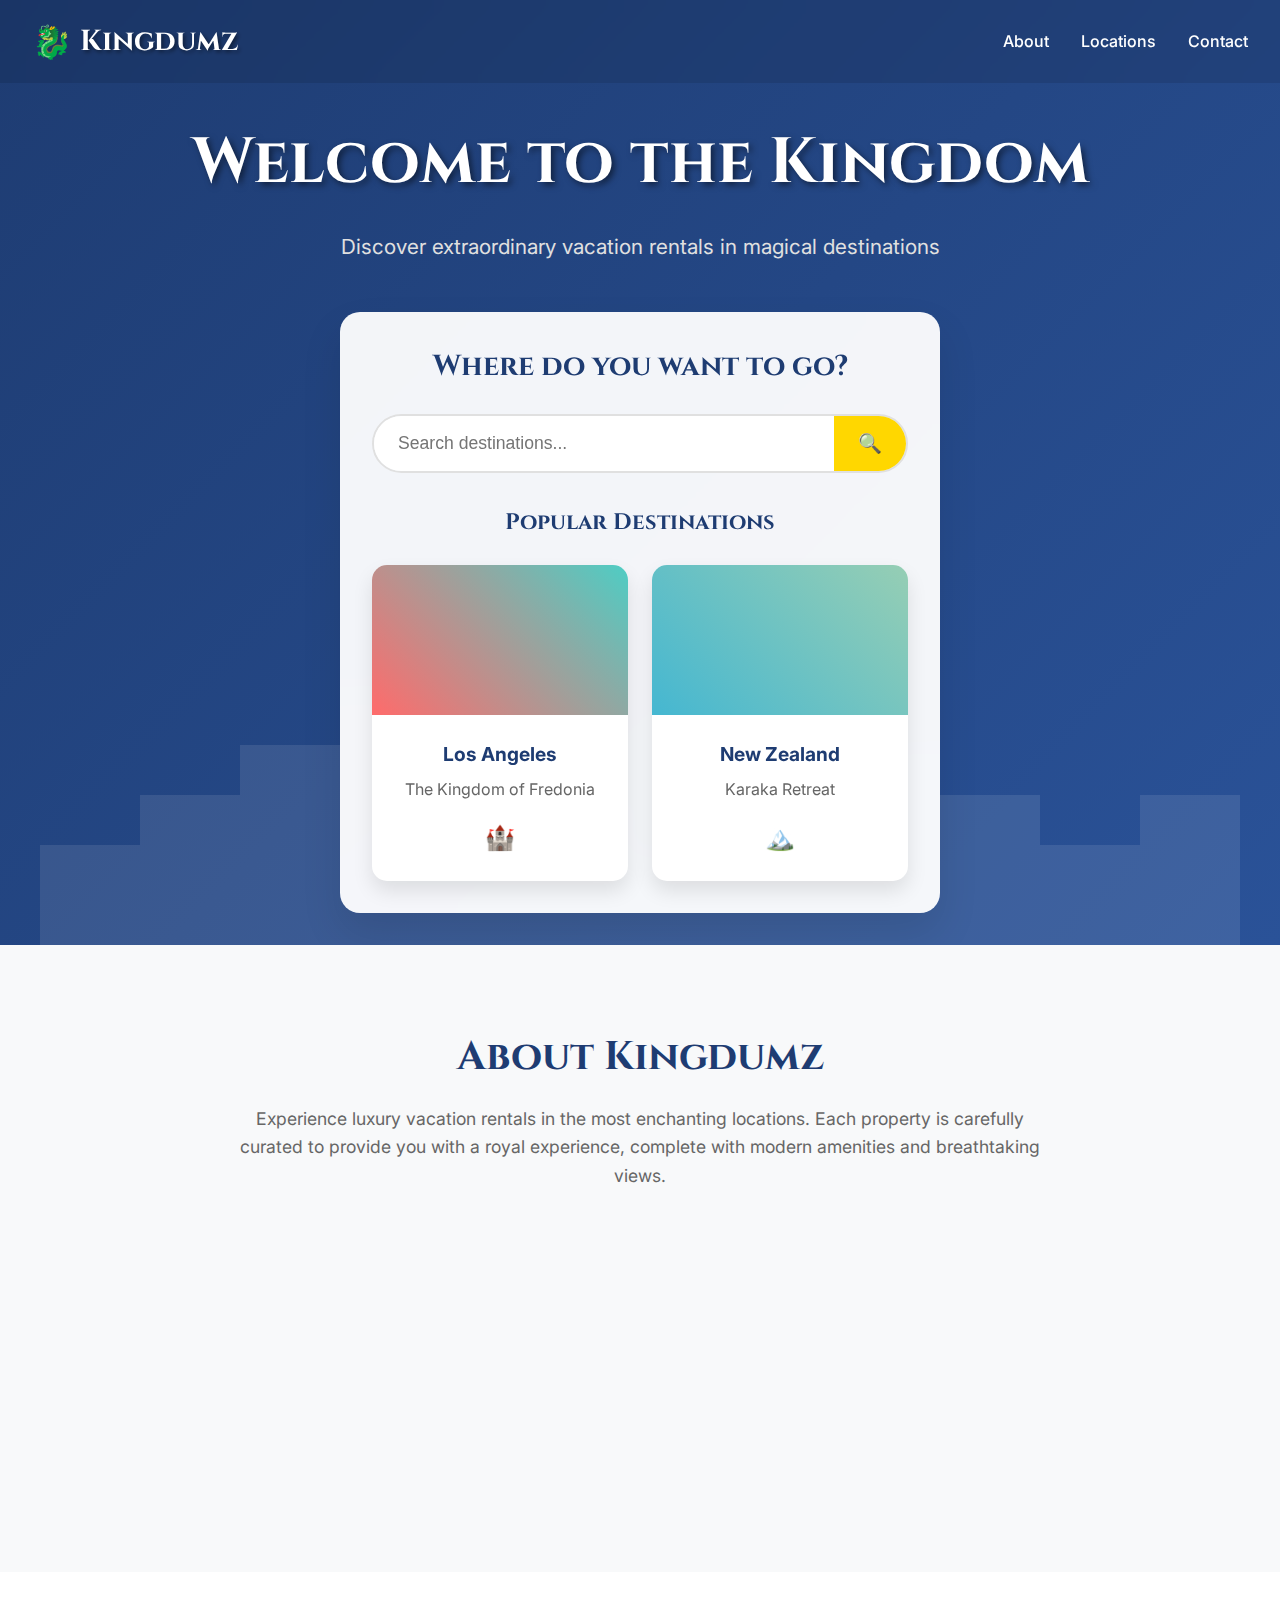
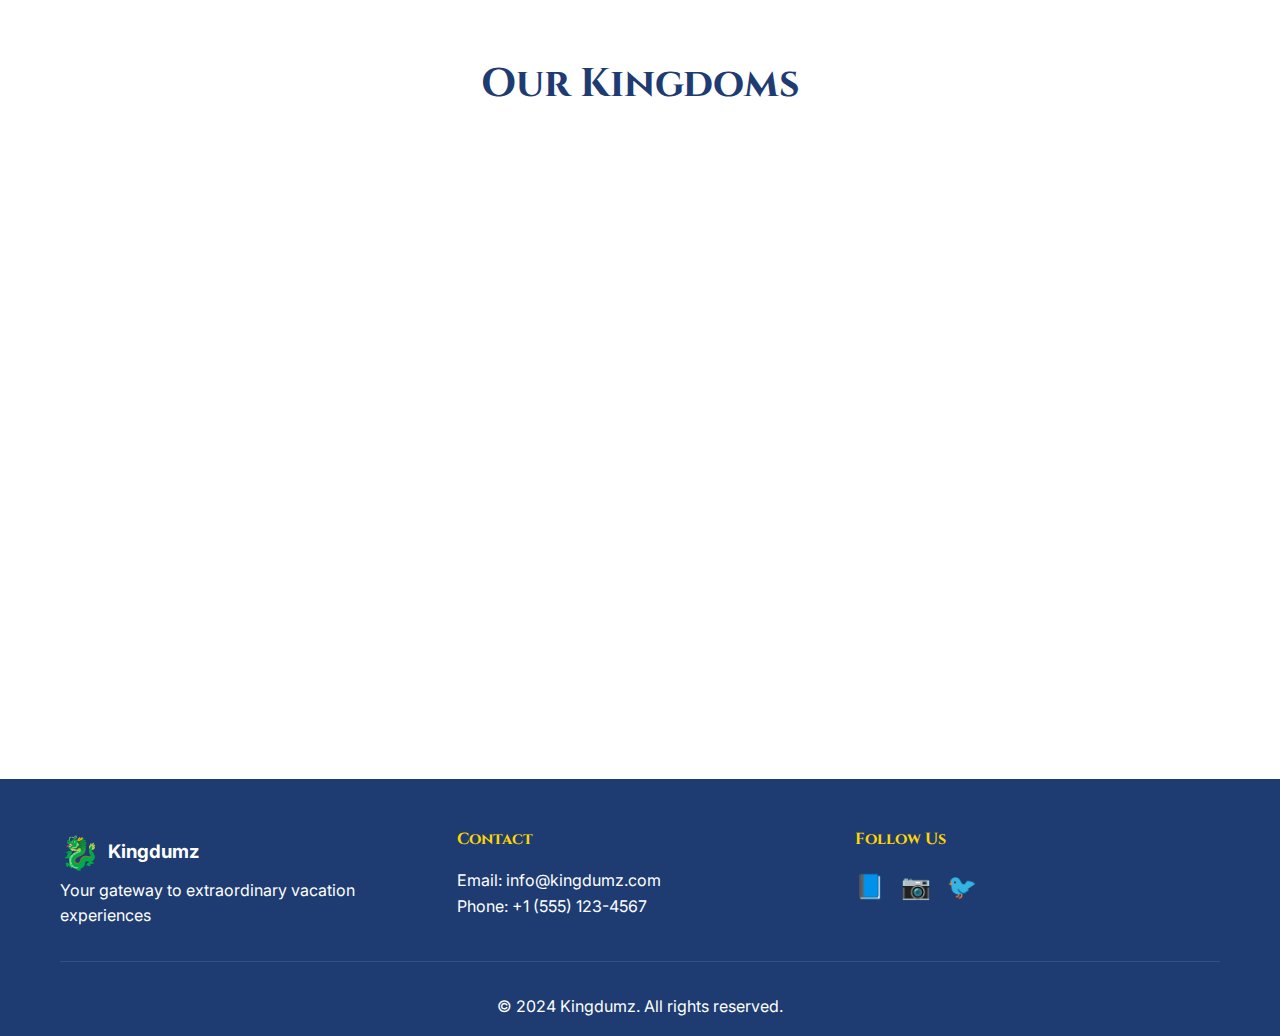
<file: index.html>
<!DOCTYPE html>
<html lang="en">
<head>
    <meta charset="UTF-8">
    <meta name="viewport" content="width=device-width, initial-scale=1.0">
    <title>Kingdumz - Vacation Rentals</title>
    <link rel="stylesheet" href="styles.css">
    <link href="https://fonts.googleapis.com/css2?family=Cinzel:wght@400;600;700&family=Inter:wght@300;400;500;600&display=swap" rel="stylesheet">
</head>
<body>
    <div class="hero-container">
        <div class="hero-background">
            <div class="castle-silhouette"></div>
            <div class="dragon-flying"></div>
        </div>
        
        <header class="header">
            <div class="logo">
                <div class="logo-icon">🐉</div>
                <h1>Kingdumz</h1>
            </div>
            <nav class="nav">
                <a href="#about">About</a>
                <a href="#locations">Locations</a>
                <a href="#contact">Contact</a>
            </nav>
        </header>

        <main class="hero-content">
            <div class="hero-text">
                <h2>Welcome to the Kingdom</h2>
                <p>Discover extraordinary vacation rentals in magical destinations</p>
            </div>
            
            <div class="search-container">
                <h3>Where do you want to go?</h3>
                <div class="search-box">
                    <input type="text" id="location-search" placeholder="Search destinations..." autocomplete="off">
                    <button type="button" class="search-btn">🔍</button>
                </div>
                
                <div class="popular-locations">
                    <h4>Popular Destinations</h4>
                    <div class="location-cards">
                        <div class="location-card" onclick="window.location.href='https://fredonia.kingdumz.com'">
                            <div class="location-image la-image"></div>
                            <div class="location-info">
                                <h5>Los Angeles</h5>
                                <p>The Kingdom of Fredonia</p>
                                <span class="location-badge">🏰</span>
                            </div>
                        </div>
                        
                        <div class="location-card" onclick="window.location.href='https://karaka.kingdumz.com'">
                            <div class="location-image nz-image"></div>
                            <div class="location-info">
                                <h5>New Zealand</h5>
                                <p>Karaka Retreat</p>
                                <span class="location-badge">🏔️</span>
                            </div>
                        </div>
                    </div>
                </div>
            </div>
        </main>
    </div>

    <section id="about" class="about-section">
        <div class="container">
            <h2>About Kingdumz</h2>
            <p>Experience luxury vacation rentals in the most enchanting locations. Each property is carefully curated to provide you with a royal experience, complete with modern amenities and breathtaking views.</p>
            <div class="features">
                <div class="feature">
                    <div class="feature-icon">👑</div>
                    <h3>Royal Experience</h3>
                    <p>Premium accommodations fit for royalty</p>
                </div>
                <div class="feature">
                    <div class="feature-icon">🐉</div>
                    <h3>Magical Destinations</h3>
                    <p>Unique locations with extraordinary charm</p>
                </div>
                <div class="feature">
                    <div class="feature-icon">🏰</div>
                    <h3>Castle Comfort</h3>
                    <p>Luxury meets adventure in every stay</p>
                </div>
            </div>
        </div>
    </section>

    <section id="locations" class="locations-section">
        <div class="container">
            <h2>Our Kingdoms</h2>
            <div class="locations-grid">
                <div class="location-detail" onclick="window.location.href='https://fredonia.kingdumz.com'">
                    <div class="location-hero la-hero"></div>
                    <div class="location-content">
                        <h3>The Kingdom of Fredonia</h3>
                        <p>Los Angeles, California</p>
                        <p class="description">Experience luxury living in the heart of LA with stunning city views and modern amenities.</p>
                        <button class="book-now-btn">Book Now</button>
                    </div>
                </div>
                
                <div class="location-detail" onclick="window.location.href='https://karaka.kingdumz.com'">
                    <div class="location-hero nz-hero"></div>
                    <div class="location-content">
                        <h3>Karaka Retreat</h3>
                        <p>New Zealand</p>
                        <p class="description">Immerse yourself in the natural beauty of New Zealand with breathtaking mountain views.</p>
                        <button class="book-now-btn">Book Now</button>
                    </div>
                </div>
            </div>
        </div>
    </section>

    <footer id="contact" class="footer">
        <div class="container">
            <div class="footer-content">
                <div class="footer-section">
                    <div class="logo">
                        <div class="logo-icon">🐉</div>
                        <h3>Kingdumz</h3>
                    </div>
                    <p>Your gateway to extraordinary vacation experiences</p>
                </div>
                <div class="footer-section">
                    <h4>Contact</h4>
                    <p>Email: info@kingdumz.com</p>
                    <p>Phone: +1 (555) 123-4567</p>
                </div>
                <div class="footer-section">
                    <h4>Follow Us</h4>
                    <div class="social-links">
                        <a href="#" class="social-link">📘</a>
                        <a href="#" class="social-link">📷</a>
                        <a href="#" class="social-link">🐦</a>
                    </div>
                </div>
            </div>
            <div class="footer-bottom">
                <p>&copy; 2024 Kingdumz. All rights reserved.</p>
            </div>
        </div>
    </footer>

    <script src="script.js"></script>
</body>
</html>
</file>
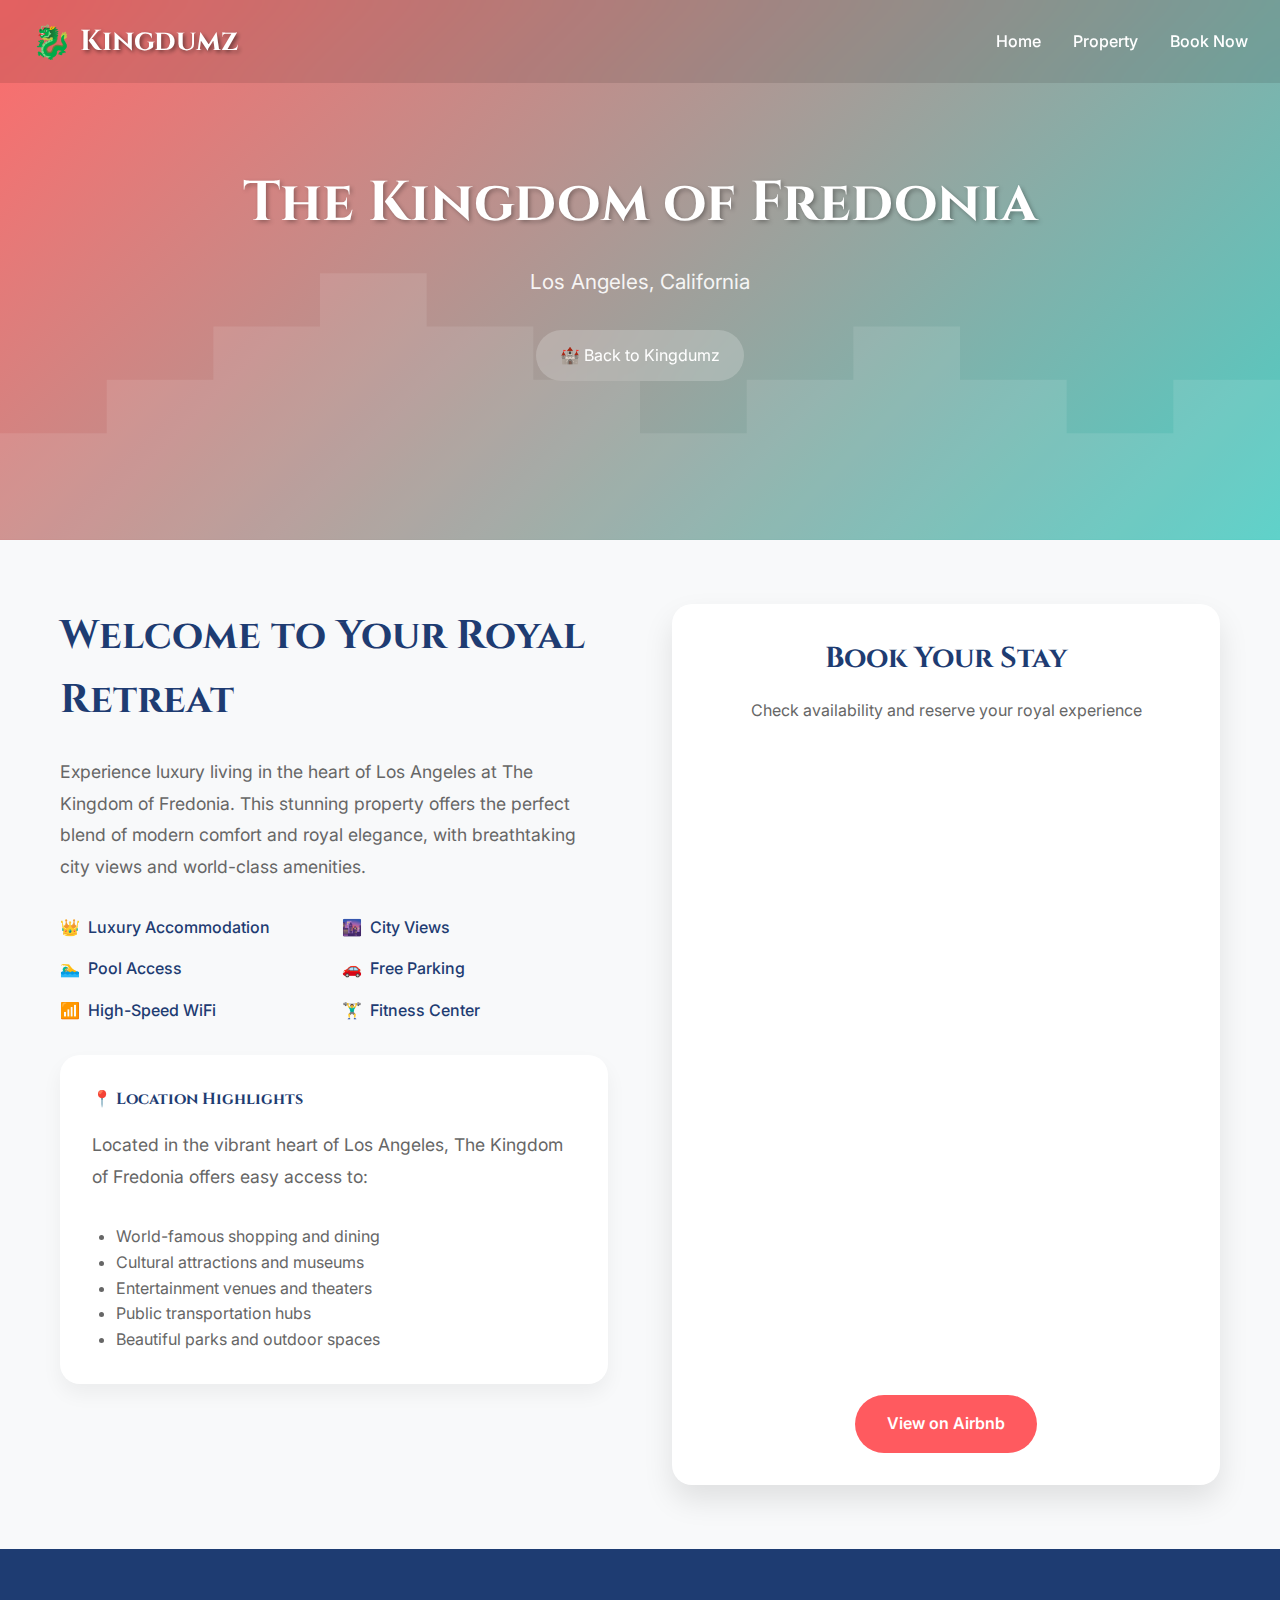
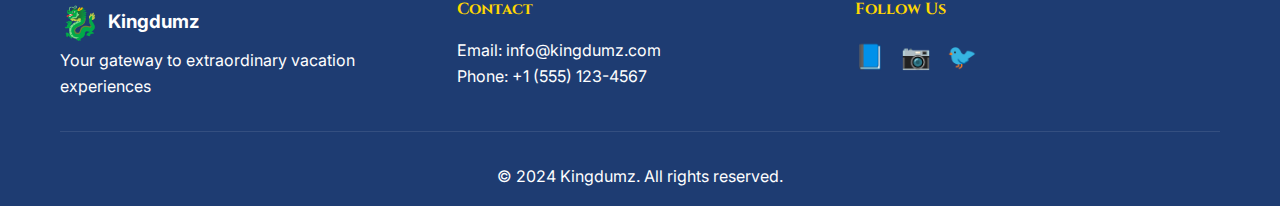
<file: fredonia.html>
<!DOCTYPE html>
<html lang="en">
<head>
    <meta charset="UTF-8">
    <meta name="viewport" content="width=device-width, initial-scale=1.0">
    <title>The Kingdom of Fredonia - Kingdumz</title>
    <link rel="stylesheet" href="styles.css">
    <link href="https://fonts.googleapis.com/css2?family=Cinzel:wght@400;600;700&family=Inter:wght@300;400;500;600&display=swap" rel="stylesheet">
    <style>
        .property-hero {
            background: linear-gradient(135deg, #ff6b6b 0%, #4ecdc4 100%);
            min-height: 60vh;
            display: flex;
            align-items: center;
            justify-content: center;
            text-align: center;
            color: white;
            position: relative;
            overflow: hidden;
        }
        
        .property-hero::before {
            content: '';
            position: absolute;
            top: 0;
            left: 0;
            right: 0;
            bottom: 0;
            background: url('data:image/svg+xml,<svg xmlns="http://www.w3.org/2000/svg" viewBox="0 0 1200 400"><path fill="%23ffffff" opacity="0.1" d="M0,400 L0,300 L100,300 L100,250 L200,250 L200,200 L300,200 L300,150 L400,150 L400,200 L500,200 L500,250 L600,250 L600,300 L700,300 L700,250 L800,250 L800,200 L900,200 L900,250 L1000,250 L1000,300 L1100,300 L1100,250 L1200,250 L1200,400 Z"/></svg>') no-repeat bottom center;
            background-size: contain;
        }
        
        .property-hero-content {
            position: relative;
            z-index: 10;
        }
        
        .property-hero h1 {
            font-family: 'Cinzel', serif;
            font-size: 3.5rem;
            margin-bottom: 1rem;
            text-shadow: 2px 2px 4px rgba(0,0,0,0.3);
        }
        
        .property-hero p {
            font-size: 1.3rem;
            margin-bottom: 2rem;
            opacity: 0.9;
        }
        
        .back-home {
            display: inline-flex;
            align-items: center;
            gap: 0.5rem;
            background: rgba(255,255,255,0.2);
            color: white;
            text-decoration: none;
            padding: 0.8rem 1.5rem;
            border-radius: 50px;
            backdrop-filter: blur(10px);
            transition: all 0.3s ease;
        }
        
        .back-home:hover {
            background: rgba(255,255,255,0.3);
            transform: translateY(-2px);
        }
        
        .property-details {
            padding: 4rem 0;
            background: #f8f9fa;
        }
        
        .property-grid {
            display: grid;
            grid-template-columns: 1fr 1fr;
            gap: 4rem;
            align-items: start;
        }
        
        .property-info h2 {
            font-family: 'Cinzel', serif;
            font-size: 2.5rem;
            color: #1e3c72;
            margin-bottom: 1.5rem;
        }
        
        .property-info p {
            font-size: 1.1rem;
            line-height: 1.8;
            color: #666;
            margin-bottom: 2rem;
        }
        
        .property-features {
            display: grid;
            grid-template-columns: repeat(2, 1fr);
            gap: 1rem;
            margin-bottom: 2rem;
        }
        
        .feature-item {
            display: flex;
            align-items: center;
            gap: 0.5rem;
            color: #1e3c72;
            font-weight: 500;
        }
        
        .booking-section {
            background: white;
            padding: 2rem;
            border-radius: 20px;
            box-shadow: 0 15px 30px rgba(0,0,0,0.1);
        }
        
        .booking-section h3 {
            font-family: 'Cinzel', serif;
            font-size: 1.8rem;
            color: #1e3c72;
            margin-bottom: 1rem;
            text-align: center;
        }
        
        .booking-widget {
            margin-top: 2rem;
        }
        
        .airbnb-link {
            display: inline-block;
            background: #ff5a5f;
            color: white;
            text-decoration: none;
            padding: 1rem 2rem;
            border-radius: 50px;
            font-weight: 600;
            margin-top: 1rem;
            transition: all 0.3s ease;
        }
        
        .airbnb-link:hover {
            background: #e31c5f;
            transform: translateY(-2px);
        }
        
        .location-info-box {
            background: white;
            padding: 2rem;
            border-radius: 20px;
            box-shadow: 0 10px 20px rgba(0,0,0,0.05);
            margin-top: 2rem;
        }
        
        .location-info-box h4 {
            font-family: 'Cinzel', serif;
            color: #1e3c72;
            margin-bottom: 1rem;
        }
        
        @media (max-width: 768px) {
            .property-grid {
                grid-template-columns: 1fr;
                gap: 2rem;
            }
            
            .property-hero h1 {
                font-size: 2.5rem;
            }
            
            .property-features {
                grid-template-columns: 1fr;
            }
        }
    </style>
</head>
<body>
    <header class="header">
        <div class="logo">
            <div class="logo-icon">🐉</div>
            <h1>Kingdumz</h1>
        </div>
        <nav class="nav">
            <a href="index.html">Home</a>
            <a href="#property">Property</a>
            <a href="#booking">Book Now</a>
        </nav>
    </header>

    <section class="property-hero">
        <div class="property-hero-content">
            <h1>The Kingdom of Fredonia</h1>
            <p>Los Angeles, California</p>
            <a href="index.html" class="back-home">🏰 Back to Kingdumz</a>
        </div>
    </section>

    <section id="property" class="property-details">
        <div class="container">
            <div class="property-grid">
                <div class="property-info">
                    <h2>Welcome to Your Royal Retreat</h2>
                    <p>Experience luxury living in the heart of Los Angeles at The Kingdom of Fredonia. This stunning property offers the perfect blend of modern comfort and royal elegance, with breathtaking city views and world-class amenities.</p>
                    
                    <div class="property-features">
                        <div class="feature-item">
                            <span>👑</span>
                            <span>Luxury Accommodation</span>
                        </div>
                        <div class="feature-item">
                            <span>🌆</span>
                            <span>City Views</span>
                        </div>
                        <div class="feature-item">
                            <span>🏊‍♂️</span>
                            <span>Pool Access</span>
                        </div>
                        <div class="feature-item">
                            <span>🚗</span>
                            <span>Free Parking</span>
                        </div>
                        <div class="feature-item">
                            <span>📶</span>
                            <span>High-Speed WiFi</span>
                        </div>
                        <div class="feature-item">
                            <span>🏋️‍♂️</span>
                            <span>Fitness Center</span>
                        </div>
                    </div>
                    
                    <div class="location-info-box">
                        <h4>📍 Location Highlights</h4>
                        <p>Located in the vibrant heart of Los Angeles, The Kingdom of Fredonia offers easy access to:</p>
                        <ul style="margin-top: 1rem; padding-left: 1.5rem; color: #666;">
                            <li>World-famous shopping and dining</li>
                            <li>Cultural attractions and museums</li>
                            <li>Entertainment venues and theaters</li>
                            <li>Public transportation hubs</li>
                            <li>Beautiful parks and outdoor spaces</li>
                        </ul>
                    </div>
                </div>
                
                <div class="booking-section">
                    <h3>Book Your Stay</h3>
                    <p style="text-align: center; color: #666; margin-bottom: 1rem;">
                        Check availability and reserve your royal experience
                    </p>
                    
                    <div class="booking-widget">
                        <iframe 
                            id="booking-iframe" 
                            sandbox="allow-top-navigation allow-scripts allow-same-origin" 
                            style="width: 100%; height: 600px" 
                            frameborder="0" 
                            src="https://booking.hospitable.com/widget/9fa63366-8841-41ff-b4be-0f7c137036b4/1948422">
                        </iframe>
                    </div>
                    
                    <div style="text-align: center; margin-top: 1rem;">
                        <a href="https://www.airbnb.com/rooms/1214080917428111160?guests=1&adults=1&s=67&unique_share_id=357373ee-8e3c-4286-985c-844547fa36fa" 
                           class="airbnb-link" target="_blank">
                            View on Airbnb
                        </a>
                    </div>
                </div>
            </div>
        </div>
    </section>

    <footer class="footer">
        <div class="container">
            <div class="footer-content">
                <div class="footer-section">
                    <div class="logo">
                        <div class="logo-icon">🐉</div>
                        <h3>Kingdumz</h3>
                    </div>
                    <p>Your gateway to extraordinary vacation experiences</p>
                </div>
                <div class="footer-section">
                    <h4>Contact</h4>
                    <p>Email: info@kingdumz.com</p>
                    <p>Phone: +1 (555) 123-4567</p>
                </div>
                <div class="footer-section">
                    <h4>Follow Us</h4>
                    <div class="social-links">
                        <a href="#" class="social-link">📘</a>
                        <a href="#" class="social-link">📷</a>
                        <a href="#" class="social-link">🐦</a>
                    </div>
                </div>
            </div>
            <div class="footer-bottom">
                <p>&copy; 2024 Kingdumz. All rights reserved.</p>
            </div>
        </div>
    </footer>

    <script src="script.js"></script>
</body>
</html>
</file>
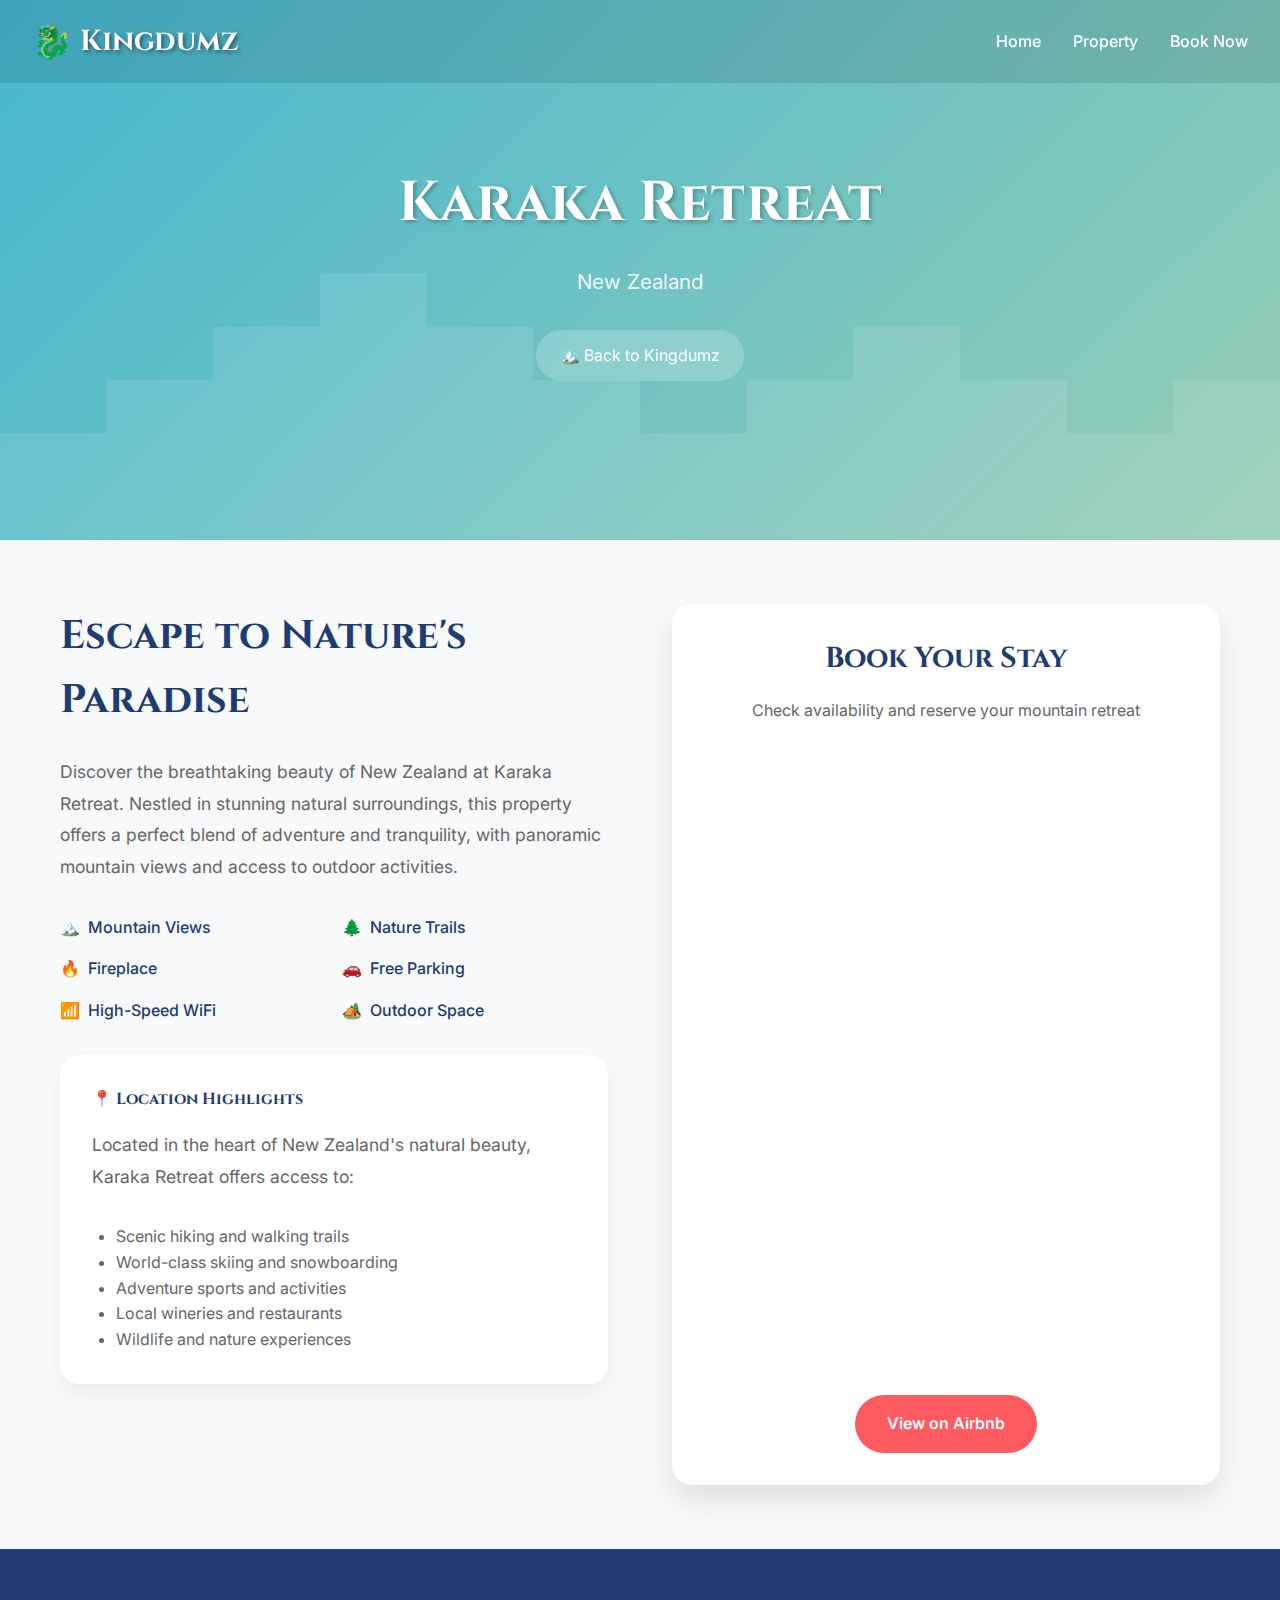
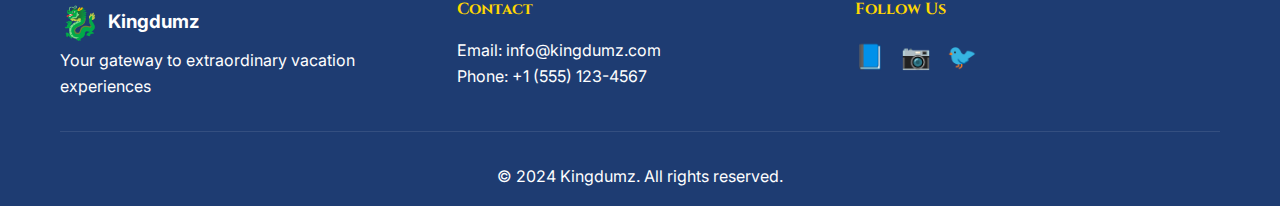
<file: karaka.html>
<!DOCTYPE html>
<html lang="en">
<head>
    <meta charset="UTF-8">
    <meta name="viewport" content="width=device-width, initial-scale=1.0">
    <title>Karaka Retreat - Kingdumz</title>
    <link rel="stylesheet" href="styles.css">
    <link href="https://fonts.googleapis.com/css2?family=Cinzel:wght@400;600;700&family=Inter:wght@300;400;500;600&display=swap" rel="stylesheet">
    <style>
        .property-hero {
            background: linear-gradient(135deg, #45b7d1 0%, #96ceb4 100%);
            min-height: 60vh;
            display: flex;
            align-items: center;
            justify-content: center;
            text-align: center;
            color: white;
            position: relative;
            overflow: hidden;
        }
        
        .property-hero::before {
            content: '';
            position: absolute;
            top: 0;
            left: 0;
            right: 0;
            bottom: 0;
            background: url('data:image/svg+xml,<svg xmlns="http://www.w3.org/2000/svg" viewBox="0 0 1200 400"><path fill="%23ffffff" opacity="0.1" d="M0,400 L0,300 L100,300 L100,250 L200,250 L200,200 L300,200 L300,150 L400,150 L400,200 L500,200 L500,250 L600,250 L600,300 L700,300 L700,250 L800,250 L800,200 L900,200 L900,250 L1000,250 L1000,300 L1100,300 L1100,250 L1200,250 L1200,400 Z"/></svg>') no-repeat bottom center;
            background-size: contain;
        }
        
        .property-hero-content {
            position: relative;
            z-index: 10;
        }
        
        .property-hero h1 {
            font-family: 'Cinzel', serif;
            font-size: 3.5rem;
            margin-bottom: 1rem;
            text-shadow: 2px 2px 4px rgba(0,0,0,0.3);
        }
        
        .property-hero p {
            font-size: 1.3rem;
            margin-bottom: 2rem;
            opacity: 0.9;
        }
        
        .back-home {
            display: inline-flex;
            align-items: center;
            gap: 0.5rem;
            background: rgba(255,255,255,0.2);
            color: white;
            text-decoration: none;
            padding: 0.8rem 1.5rem;
            border-radius: 50px;
            backdrop-filter: blur(10px);
            transition: all 0.3s ease;
        }
        
        .back-home:hover {
            background: rgba(255,255,255,0.3);
            transform: translateY(-2px);
        }
        
        .property-details {
            padding: 4rem 0;
            background: #f8f9fa;
        }
        
        .property-grid {
            display: grid;
            grid-template-columns: 1fr 1fr;
            gap: 4rem;
            align-items: start;
        }
        
        .property-info h2 {
            font-family: 'Cinzel', serif;
            font-size: 2.5rem;
            color: #1e3c72;
            margin-bottom: 1.5rem;
        }
        
        .property-info p {
            font-size: 1.1rem;
            line-height: 1.8;
            color: #666;
            margin-bottom: 2rem;
        }
        
        .property-features {
            display: grid;
            grid-template-columns: repeat(2, 1fr);
            gap: 1rem;
            margin-bottom: 2rem;
        }
        
        .feature-item {
            display: flex;
            align-items: center;
            gap: 0.5rem;
            color: #1e3c72;
            font-weight: 500;
        }
        
        .booking-section {
            background: white;
            padding: 2rem;
            border-radius: 20px;
            box-shadow: 0 15px 30px rgba(0,0,0,0.1);
        }
        
        .booking-section h3 {
            font-family: 'Cinzel', serif;
            font-size: 1.8rem;
            color: #1e3c72;
            margin-bottom: 1rem;
            text-align: center;
        }
        
        .booking-widget {
            margin-top: 2rem;
        }
        
        .airbnb-link {
            display: inline-block;
            background: #ff5a5f;
            color: white;
            text-decoration: none;
            padding: 1rem 2rem;
            border-radius: 50px;
            font-weight: 600;
            margin-top: 1rem;
            transition: all 0.3s ease;
        }
        
        .airbnb-link:hover {
            background: #e31c5f;
            transform: translateY(-2px);
        }
        
        .location-info-box {
            background: white;
            padding: 2rem;
            border-radius: 20px;
            box-shadow: 0 10px 20px rgba(0,0,0,0.05);
            margin-top: 2rem;
        }
        
        .location-info-box h4 {
            font-family: 'Cinzel', serif;
            color: #1e3c72;
            margin-bottom: 1rem;
        }
        
        @media (max-width: 768px) {
            .property-grid {
                grid-template-columns: 1fr;
                gap: 2rem;
            }
            
            .property-hero h1 {
                font-size: 2.5rem;
            }
            
            .property-features {
                grid-template-columns: 1fr;
            }
        }
    </style>
</head>
<body>
    <header class="header">
        <div class="logo">
            <div class="logo-icon">🐉</div>
            <h1>Kingdumz</h1>
        </div>
        <nav class="nav">
            <a href="index.html">Home</a>
            <a href="#property">Property</a>
            <a href="#booking">Book Now</a>
        </nav>
    </header>

    <section class="property-hero">
        <div class="property-hero-content">
            <h1>Karaka Retreat</h1>
            <p>New Zealand</p>
            <a href="index.html" class="back-home">🏔️ Back to Kingdumz</a>
        </div>
    </section>

    <section id="property" class="property-details">
        <div class="container">
            <div class="property-grid">
                <div class="property-info">
                    <h2>Escape to Nature's Paradise</h2>
                    <p>Discover the breathtaking beauty of New Zealand at Karaka Retreat. Nestled in stunning natural surroundings, this property offers a perfect blend of adventure and tranquility, with panoramic mountain views and access to outdoor activities.</p>
                    
                    <div class="property-features">
                        <div class="feature-item">
                            <span>🏔️</span>
                            <span>Mountain Views</span>
                        </div>
                        <div class="feature-item">
                            <span>🌲</span>
                            <span>Nature Trails</span>
                        </div>
                        <div class="feature-item">
                            <span>🔥</span>
                            <span>Fireplace</span>
                        </div>
                        <div class="feature-item">
                            <span>🚗</span>
                            <span>Free Parking</span>
                        </div>
                        <div class="feature-item">
                            <span>📶</span>
                            <span>High-Speed WiFi</span>
                        </div>
                        <div class="feature-item">
                            <span>🏕️</span>
                            <span>Outdoor Space</span>
                        </div>
                    </div>
                    
                    <div class="location-info-box">
                        <h4>📍 Location Highlights</h4>
                        <p>Located in the heart of New Zealand's natural beauty, Karaka Retreat offers access to:</p>
                        <ul style="margin-top: 1rem; padding-left: 1.5rem; color: #666;">
                            <li>Scenic hiking and walking trails</li>
                            <li>World-class skiing and snowboarding</li>
                            <li>Adventure sports and activities</li>
                            <li>Local wineries and restaurants</li>
                            <li>Wildlife and nature experiences</li>
                        </ul>
                    </div>
                </div>
                
                <div class="booking-section">
                    <h3>Book Your Stay</h3>
                    <p style="text-align: center; color: #666; margin-bottom: 1rem;">
                        Check availability and reserve your mountain retreat
                    </p>
                    
                    <div class="booking-widget">
                        <iframe 
                            id="booking-iframe" 
                            sandbox="allow-top-navigation allow-scripts allow-same-origin" 
                            style="width: 100%; height: 600px" 
                            frameborder="0" 
                            src="https://booking.hospitable.com/widget/9fa63366-8841-41ff-b4be-0f7c137036b4/1948422">
                        </iframe>
                    </div>
                    
                    <div style="text-align: center; margin-top: 1rem;">
                        <a href="https://www.airbnb.com/rooms/1375356941656032025?guests=1&adults=1&s=67&unique_share_id=79f6f0ae-b151-4b67-a738-d14faf688f68" 
                           class="airbnb-link" target="_blank">
                            View on Airbnb
                        </a>
                    </div>
                </div>
            </div>
        </div>
    </section>

    <footer class="footer">
        <div class="container">
            <div class="footer-content">
                <div class="footer-section">
                    <div class="logo">
                        <div class="logo-icon">🐉</div>
                        <h3>Kingdumz</h3>
                    </div>
                    <p>Your gateway to extraordinary vacation experiences</p>
                </div>
                <div class="footer-section">
                    <h4>Contact</h4>
                    <p>Email: info@kingdumz.com</p>
                    <p>Phone: +1 (555) 123-4567</p>
                </div>
                <div class="footer-section">
                    <h4>Follow Us</h4>
                    <div class="social-links">
                        <a href="#" class="social-link">📘</a>
                        <a href="#" class="social-link">📷</a>
                        <a href="#" class="social-link">🐦</a>
                    </div>
                </div>
            </div>
            <div class="footer-bottom">
                <p>&copy; 2024 Kingdumz. All rights reserved.</p>
            </div>
        </div>
    </footer>

    <script src="script.js"></script>
</body>
</html>
</file>
<file: styles.css>
/* Reset and base styles */
* {
    margin: 0;
    padding: 0;
    box-sizing: border-box;
}

body {
    font-family: 'Inter', sans-serif;
    line-height: 1.6;
    color: #333;
    overflow-x: hidden;
}

.container {
    max-width: 1200px;
    margin: 0 auto;
    padding: 0 20px;
}

/* Header */
.header {
    position: fixed;
    top: 0;
    left: 0;
    right: 0;
    z-index: 1000;
    background: rgba(0, 0, 0, 0.1);
    backdrop-filter: blur(10px);
    padding: 1rem 2rem;
    display: flex;
    justify-content: space-between;
    align-items: center;
    transition: background 0.3s ease;
}

.header.scrolled {
    background: rgba(0, 0, 0, 0.9);
}

.logo {
    display: flex;
    align-items: center;
    gap: 0.5rem;
}

.logo-icon {
    font-size: 2rem;
    animation: dragon-breathe 3s ease-in-out infinite;
}

.logo h1 {
    font-family: 'Cinzel', serif;
    font-size: 1.8rem;
    font-weight: 700;
    color: #fff;
    text-shadow: 2px 2px 4px rgba(0, 0, 0, 0.5);
}

.nav {
    display: flex;
    gap: 2rem;
}

.nav a {
    color: #fff;
    text-decoration: none;
    font-weight: 500;
    transition: color 0.3s ease;
    position: relative;
}

.nav a:hover {
    color: #ffd700;
}

.nav a::after {
    content: '';
    position: absolute;
    bottom: -5px;
    left: 0;
    width: 0;
    height: 2px;
    background: #ffd700;
    transition: width 0.3s ease;
}

.nav a:hover::after {
    width: 100%;
}

/* Hero Section */
.hero-container {
    min-height: 100vh;
    position: relative;
    display: flex;
    flex-direction: column;
    background: linear-gradient(135deg, #1e3c72 0%, #2a5298 100%);
    overflow: hidden;
}

.hero-background {
    position: absolute;
    top: 0;
    left: 0;
    right: 0;
    bottom: 0;
    z-index: 1;
}

.castle-silhouette {
    position: absolute;
    bottom: 0;
    left: 50%;
    transform: translateX(-50%);
    width: 100%;
    height: 300px;
    background: url('data:image/svg+xml,<svg xmlns="http://www.w3.org/2000/svg" viewBox="0 0 1200 300"><path fill="%23ffffff" opacity="0.1" d="M0,300 L0,200 L100,200 L100,150 L200,150 L200,100 L300,100 L300,50 L400,50 L400,100 L500,100 L500,150 L600,150 L600,200 L700,200 L700,150 L800,150 L800,100 L900,100 L900,150 L1000,150 L1000,200 L1100,200 L1100,150 L1200,150 L1200,300 Z"/></svg>') no-repeat bottom center;
    background-size: contain;
}

.dragon-flying {
    position: absolute;
    top: 20%;
    right: 10%;
    font-size: 4rem;
    animation: dragon-fly 8s ease-in-out infinite;
    z-index: 2;
}

.hero-content {
    position: relative;
    z-index: 10;
    flex: 1;
    display: flex;
    flex-direction: column;
    justify-content: center;
    align-items: center;
    text-align: center;
    padding: 2rem;
    margin-top: 80px;
}

.hero-text h2 {
    font-family: 'Cinzel', serif;
    font-size: 4rem;
    font-weight: 700;
    color: #fff;
    margin-bottom: 1rem;
    text-shadow: 3px 3px 6px rgba(0, 0, 0, 0.5);
}

.hero-text p {
    font-size: 1.3rem;
    color: #e0e0e0;
    margin-bottom: 3rem;
}

/* Search Container */
.search-container {
    background: rgba(255, 255, 255, 0.95);
    padding: 2rem;
    border-radius: 20px;
    box-shadow: 0 20px 40px rgba(0, 0, 0, 0.1);
    backdrop-filter: blur(10px);
    max-width: 600px;
    width: 100%;
}

.search-container h3 {
    font-family: 'Cinzel', serif;
    font-size: 1.8rem;
    color: #1e3c72;
    margin-bottom: 1.5rem;
}

.search-box {
    display: flex;
    margin-bottom: 2rem;
    border: 2px solid #e0e0e0;
    border-radius: 50px;
    overflow: hidden;
    transition: border-color 0.3s ease;
}

.search-box:focus-within {
    border-color: #ffd700;
}

.search-box input {
    flex: 1;
    padding: 1rem 1.5rem;
    border: none;
    outline: none;
    font-size: 1.1rem;
}

.search-btn {
    background: #ffd700;
    border: none;
    padding: 1rem 1.5rem;
    cursor: pointer;
    font-size: 1.2rem;
    transition: background 0.3s ease;
}

.search-btn:hover {
    background: #ffed4e;
}

/* Popular Locations */
.popular-locations h4 {
    font-family: 'Cinzel', serif;
    font-size: 1.4rem;
    color: #1e3c72;
    margin-bottom: 1.5rem;
    text-align: center;
}

.location-cards {
    display: grid;
    grid-template-columns: repeat(auto-fit, minmax(250px, 1fr));
    gap: 1.5rem;
}

.location-card {
    background: #fff;
    border-radius: 15px;
    overflow: hidden;
    box-shadow: 0 10px 20px rgba(0, 0, 0, 0.1);
    transition: transform 0.3s ease, box-shadow 0.3s ease;
    cursor: pointer;
}

.location-card:hover {
    transform: translateY(-5px);
    box-shadow: 0 20px 40px rgba(0, 0, 0, 0.15);
}

.location-image {
    height: 150px;
    background-size: cover;
    background-position: center;
    position: relative;
}

.la-image {
    background-image: linear-gradient(45deg, #ff6b6b, #4ecdc4);
}

.nz-image {
    background-image: linear-gradient(45deg, #45b7d1, #96ceb4);
}

.location-info {
    padding: 1.5rem;
    text-align: center;
}

.location-info h5 {
    font-size: 1.2rem;
    color: #1e3c72;
    margin-bottom: 0.5rem;
}

.location-info p {
    color: #666;
    margin-bottom: 1rem;
}

.location-badge {
    font-size: 1.5rem;
    display: block;
}

/* About Section */
.about-section {
    padding: 5rem 0;
    background: #f8f9fa;
}

.about-section h2 {
    font-family: 'Cinzel', serif;
    font-size: 2.5rem;
    text-align: center;
    color: #1e3c72;
    margin-bottom: 1rem;
}

.about-section > .container > p {
    text-align: center;
    font-size: 1.1rem;
    color: #666;
    max-width: 800px;
    margin: 0 auto 3rem;
}

.features {
    display: grid;
    grid-template-columns: repeat(auto-fit, minmax(300px, 1fr));
    gap: 2rem;
}

.feature {
    text-align: center;
    padding: 2rem;
    background: #fff;
    border-radius: 15px;
    box-shadow: 0 10px 20px rgba(0, 0, 0, 0.05);
    transition: transform 0.3s ease;
}

.feature:hover {
    transform: translateY(-5px);
}

.feature-icon {
    font-size: 3rem;
    margin-bottom: 1rem;
}

.feature h3 {
    font-family: 'Cinzel', serif;
    color: #1e3c72;
    margin-bottom: 1rem;
}

/* Locations Section */
.locations-section {
    padding: 5rem 0;
    background: #fff;
}

.locations-section h2 {
    font-family: 'Cinzel', serif;
    font-size: 2.5rem;
    text-align: center;
    color: #1e3c72;
    margin-bottom: 3rem;
}

.locations-grid {
    display: grid;
    grid-template-columns: repeat(auto-fit, minmax(500px, 1fr));
    gap: 3rem;
}

.location-detail {
    background: #fff;
    border-radius: 20px;
    overflow: hidden;
    box-shadow: 0 15px 30px rgba(0, 0, 0, 0.1);
    transition: transform 0.3s ease, box-shadow 0.3s ease;
    cursor: pointer;
}

.location-detail:hover {
    transform: translateY(-10px);
    box-shadow: 0 25px 50px rgba(0, 0, 0, 0.15);
}

.location-hero {
    height: 250px;
    background-size: cover;
    background-position: center;
}

.la-hero {
    background-image: linear-gradient(45deg, #ff6b6b, #4ecdc4);
}

.nz-hero {
    background-image: linear-gradient(45deg, #45b7d1, #96ceb4);
}

.location-content {
    padding: 2rem;
}

.location-content h3 {
    font-family: 'Cinzel', serif;
    font-size: 1.8rem;
    color: #1e3c72;
    margin-bottom: 0.5rem;
}

.location-content p {
    color: #666;
    margin-bottom: 1rem;
}

.description {
    font-size: 1.1rem;
    line-height: 1.6;
    margin-bottom: 1.5rem;
}

.book-now-btn {
    background: linear-gradient(45deg, #ffd700, #ffed4e);
    color: #1e3c72;
    border: none;
    padding: 1rem 2rem;
    border-radius: 50px;
    font-size: 1.1rem;
    font-weight: 600;
    cursor: pointer;
    transition: transform 0.3s ease;
}

.book-now-btn:hover {
    transform: scale(1.05);
}

/* Footer */
.footer {
    background: #1e3c72;
    color: #fff;
    padding: 3rem 0 1rem;
}

.footer-content {
    display: grid;
    grid-template-columns: repeat(auto-fit, minmax(250px, 1fr));
    gap: 2rem;
    margin-bottom: 2rem;
}

.footer-section h4 {
    font-family: 'Cinzel', serif;
    margin-bottom: 1rem;
    color: #ffd700;
}

.social-links {
    display: flex;
    gap: 1rem;
}

.social-link {
    font-size: 1.5rem;
    color: #fff;
    text-decoration: none;
    transition: color 0.3s ease;
}

.social-link:hover {
    color: #ffd700;
}

.footer-bottom {
    text-align: center;
    padding-top: 2rem;
    border-top: 1px solid rgba(255, 255, 255, 0.1);
}

/* Animations */
@keyframes dragon-breathe {
    0%, 100% { transform: scale(1); }
    50% { transform: scale(1.1); }
}

@keyframes dragon-fly {
    0%, 100% { transform: translateY(0) rotate(0deg); }
    25% { transform: translateY(-20px) rotate(5deg); }
    50% { transform: translateY(-10px) rotate(0deg); }
    75% { transform: translateY(-30px) rotate(-5deg); }
}

/* Responsive Design */
@media (max-width: 768px) {
    .header {
        padding: 1rem;
    }
    
    .nav {
        display: none;
    }
    
    .hero-text h2 {
        font-size: 2.5rem;
    }
    
    .search-container {
        margin: 0 1rem;
    }
    
    .location-cards {
        grid-template-columns: 1fr;
    }
    
    .locations-grid {
        grid-template-columns: 1fr;
    }
    
    .features {
        grid-template-columns: 1fr;
    }
}

@media (max-width: 480px) {
    .hero-text h2 {
        font-size: 2rem;
    }
    
    .search-container {
        padding: 1.5rem;
    }
    
    .location-cards {
        gap: 1rem;
    }
}
</file>
